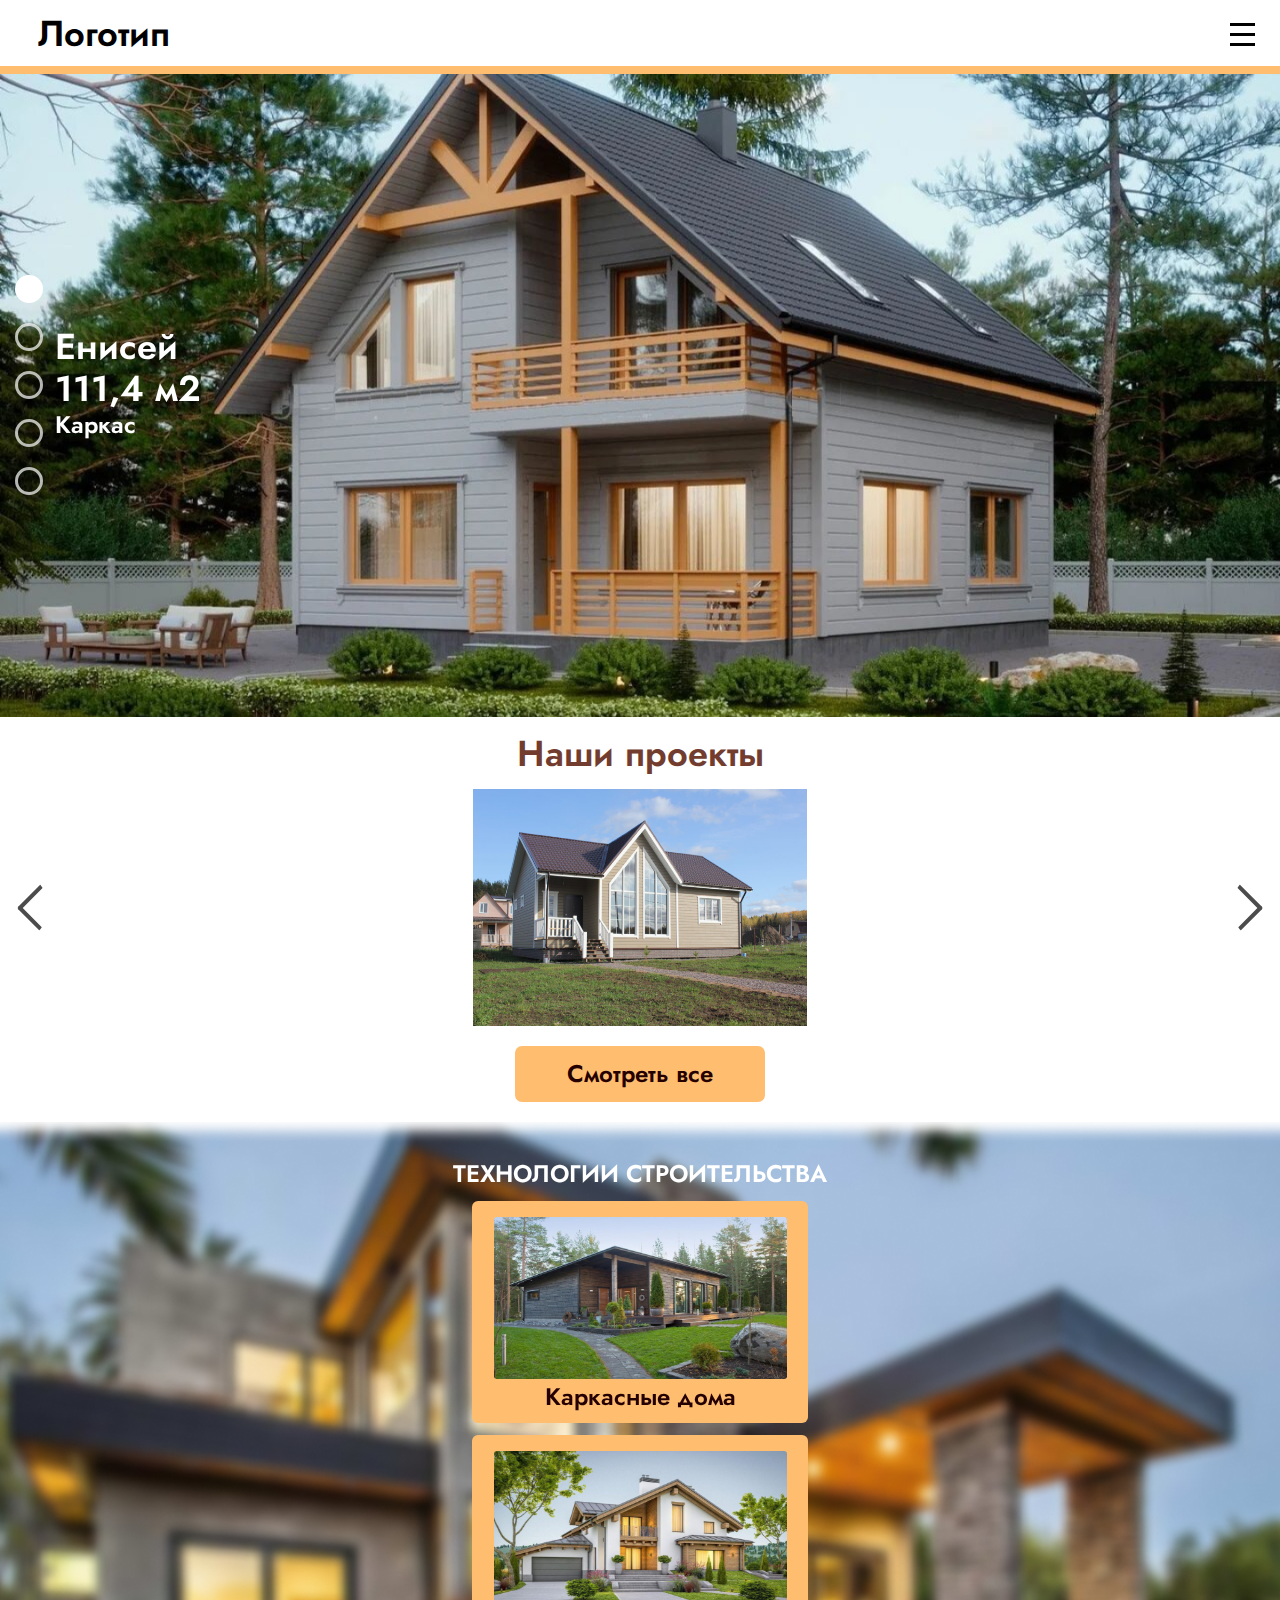
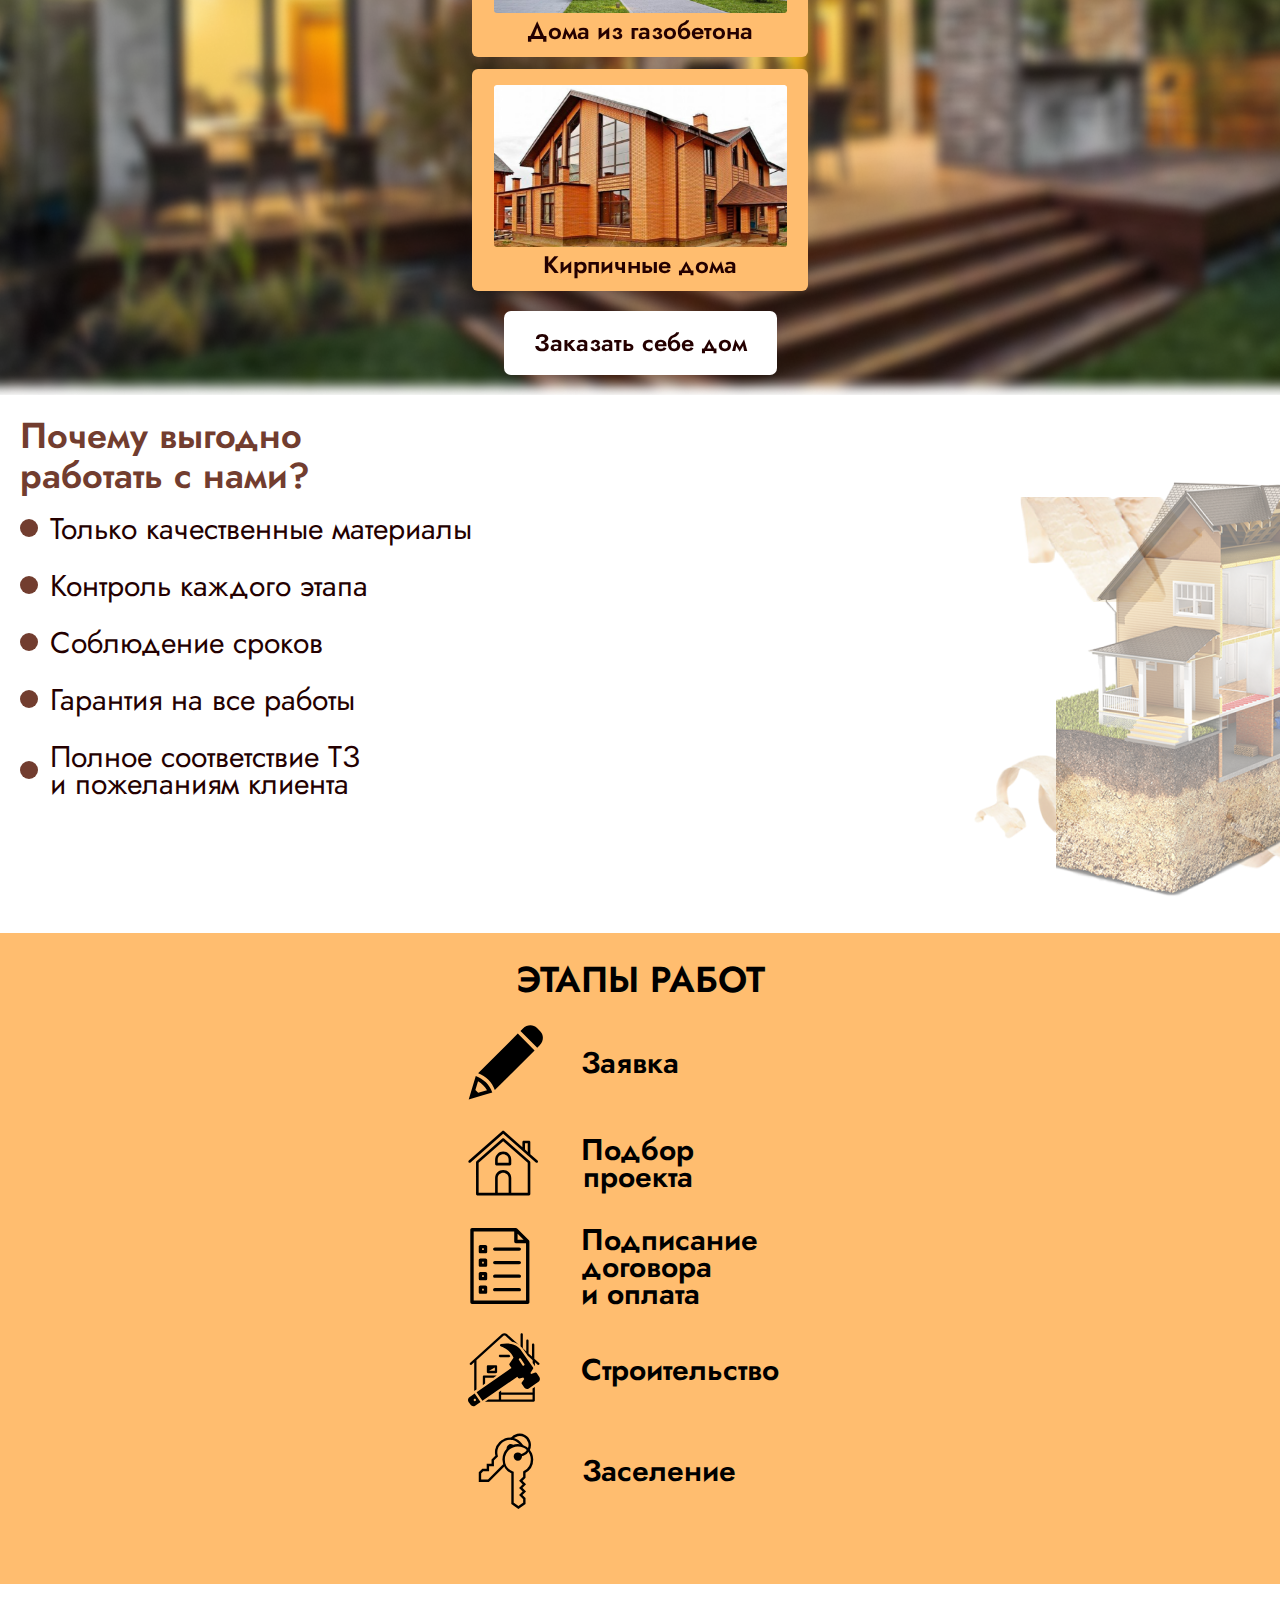
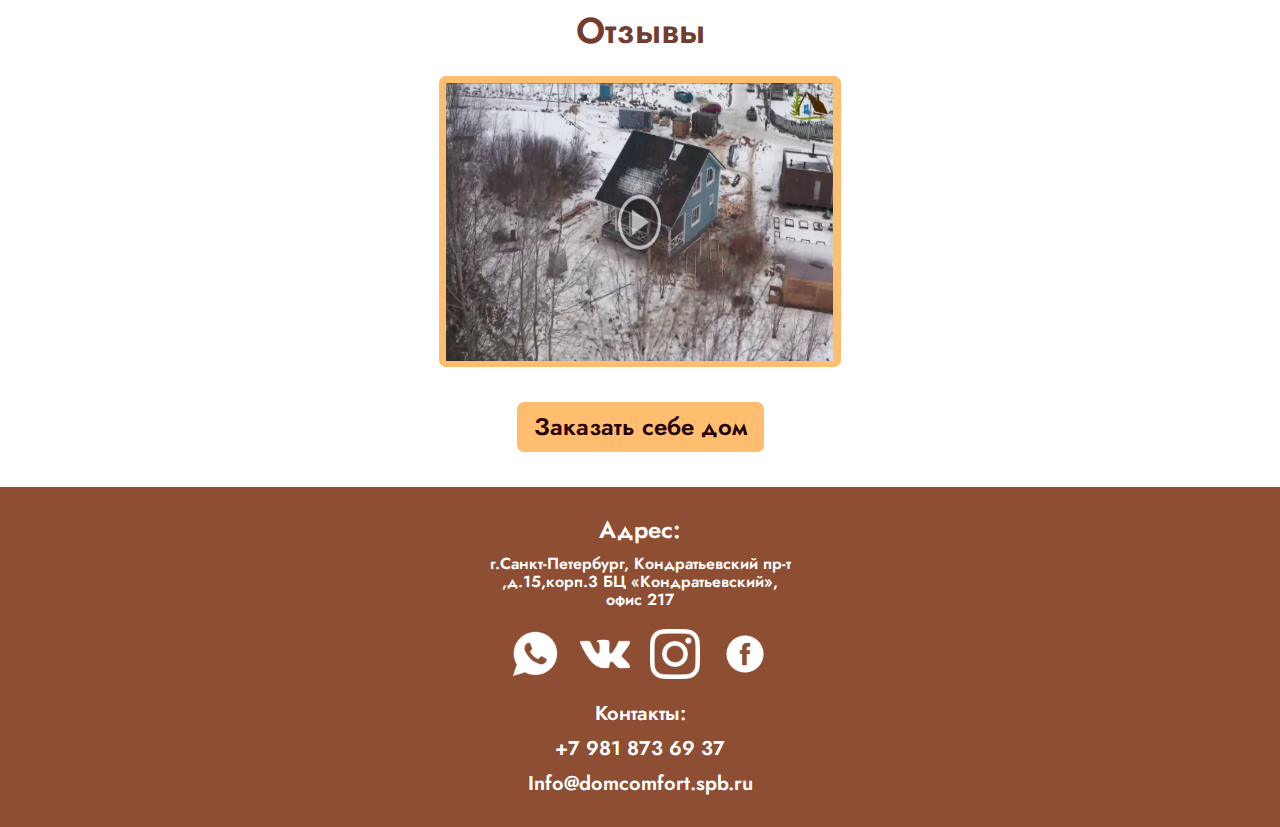
<file: index.html>
<!doctype html>
<html lang="en">
<head>
    <meta charset="UTF-8">
    <meta name="viewport"
          content="width=device-width, user-scalable=no, initial-scale=1.0, maximum-scale=1.0, minimum-scale=1.0">
    <meta http-equiv="X-UA-Compatible" content="ie=edge">
    <title>title</title>
    <link rel="stylesheet" href="slick/slick.css">
    <link rel="stylesheet" href="slick/slick-theme.css">
    <link rel="stylesheet" href="splide/css/splide.min.css">
    <link rel="stylesheet" href="js/tingle/tingle.css">
    <link rel="stylesheet" href="style/main.css">
</head>
<body>
        <header>
            <nav class="navbar">
                <div class="navbar__menu">
                    <span class="navbar__menu__logo">Логотип</span>
                    <div class="navbar__menu__links">
                        <a href="#" id="1">Проекты</a>
                        <a href="#" id="2">Технологии</a>
                        <a href="#" id="3">Работа с нами</a>
                        <a href="#" id="4">Этапы работ</a>
                        <a href="#" id="5">Отзывы</a>
                        <a href="#" id="6">Контакты</a>
                    </div>
                </div>
                <div class="navbar__contact">
                    <span class="modal3">Связаться с нами</span>
                </div>
                <div class="navbar__burger">
                    <span></span>
                    <span></span>
                    <span></span>
                </div>
            </nav>
            <div class="navbar--mobile" id="nav-mobile">
                <a href="#" id="11">Проекты</a>
                <a href="#" id="22">Технологии</a>
                <a href="#" id="33">Работа с нами</a>
                <a href="#" id="44">Этапы работ</a>
                <a href="#" id="55">Отзывы</a>
                <a href="#" id="66">Контакты</a>
            </div>
            <div class="main-slide" id="slider1">
                <div>
                    <span class="slide--text">Енисей<br>111,4 м2<br><span class="slide--text__min">Каркас</span></span>
                    <img class="slide--item" src="img/slide1.png" alt="slide">
                </div>
                <div>
                    <span class="slide--text">Катунь<br>42,5 м2<br><span class="slide--text__min">Каркас</span></span>
                    <img class="slide--item" src="img/slide2.png" alt="slide">
                </div>
                <div>
                    <span class="slide--text">Волга<br>114,3 м2<br><span class="slide--text__min">Каркас</span></span>
                    <img class="slide--item" src="img/slide3.png" alt="slide">
                </div>
                <div>
                    <span class="slide--text">Днепр<br>107,14 м2<br><span class="slide--text__min">Каркас</span></span>
                    <img class="slide--item" src="img/slide4.png" alt="slide">
                </div>
                <div>
                    <span class="slide--text">Алтай<br>145,4 м2<br><span class="slide--text__min">Каркас</span></span>
                    <img class="slide--item" src="img/slide5.png" alt="slide">
                </div>
            </div>
            <div class="arrow">
                <span id="scroll"></span>
            </div>
        </header>
        <main>
            <section class="projects" id="projects">
                <p>Наши проекты</p>
                <div class="splide">
                    <div class="splide__track">
                        <ul class="splide__list">
                            <li class="splide__slide"><img class="slides" src="img/slider2_1.png" alt="slide"></li>
                            <li class="splide__slide"><img class="slides" src="img/slider2_2.png" alt="slide"></li>
                            <li class="splide__slide"><img class="slides" src="img/slider2_3.png" alt="slide"></li>
                        </ul>
                    </div>
                </div>
                <a href="#">Смотреть все</a>
            </section>
            <section class="technology" id="technology">
                <p>ТЕХНОЛОГИИ СТРОИТЕЛЬСТВА</p>
                <div class="technology__content">
                    <div class="technology__content__item">
                        <img src="img/technology1.png" alt="item">
                        <p>Каркасные дома</p>
                    </div>
                    <div class="technology__content__item">
                        <img src="img/technology2.png" alt="item">
                        <p>Дома из газобетона</p>
                    </div>
                    <div class="technology__content__item">
                        <img src="img/technology3.png" alt="item">
                        <p>Кирпичные дома</p>
                    </div>
                </div>
                <span class="modal">Заказать себе дом</span>
            </section>
            <section class="why" id="why">
                <p>Почему выгодно<br> работать с нами?</p>
                <div class="why__content">
                    <div class="why__content__item">Только качественные материалы</div>
                    <div class="why__content__item">Контроль каждого этапа</div>
                    <div class="why__content__item">Соблюдение сроков</div>
                    <div class="why__content__item">Гарантия на все работы</div>
                    <div class="why__content__item">Полное соответствие ТЗ <br> и пожеланиям клиента</div>
                </div>
            </section>
            <section class="works" id="works">
                <p class="works__header">ЭТАПЫ РАБОТ</p>
                <div class="works__content">
                    <div class="works__content__item">
                        <img src="img/works1.svg" alt="alt">
                        <p>Заявка</p>
                    </div>
                    <div class="works__content__item">
                        <img src="img/works2.svg" alt="alt">
                        <p>Подбор<br> проекта</p>
                    </div>
                    <div class="works__content__item">
                        <img src="img/works3.svg" alt="alt">
                        <p>Подписание <br> договора <br> и оплата</p>
                    </div>
                    <div class="works__content__item">
                        <img src="img/works4.svg" alt="alt">
                        <p>Строительство</p>
                    </div>
                    <div class="works__content__item">
                        <img src="img/works5.svg" alt="alt">
                        <p>Заселение</p>
                    </div>
                </div>
            </section>
            <section class="response" id="response">
                <p>Отзывы</p>
                <div>
                    <img src="img/response.png" alt="img">
                </div>
                <span class="modal2">Заказать себе дом</span>
            </section>
        </main>
        <footer class="contact-us" id="contact-us">
            <div class="left">
                <p>Адрес:</p>
                <p>г.Санкт-Петербург, Кондратьевский пр-т<br> ,д.15,корп.3 БЦ «Кондратьевский», <br> офис 217</p>
            </div>
            <div class="center">
                <a href="#"><img src="img/footer1.svg" alt="link"></a>
                <a href="#"><img src="img/footer2.svg" alt="link"></a>
                <a href="#"><img src="img/footer3.svg" alt="link"></a>
                <a href="#"><img src="img/footer4.svg" alt="link"></a>
            </div>
            <div class="right">
                <p>Контакты:</p>
                <a href="tel:+79818736937">+7 981 873 69 37</a>
                <a href="mailto:Info@domcomfort.spb.ru">Info@domcomfort.spb.ru</a>
            </div>
        </footer>

    <div id="modal_content" class="modal">
        <form action="#" method="post" class="modal__form">
            <div>
                <label for="FIO"></label>
                <input type="text" id="FIO"  placeholder="Имя">
            </div>
            <div>
                <label for="mail"></label>
                <input type="email" id="mail"  placeholder="E-mail">
            </div>
            <div>
                <label for="phone"></label>
                <input type="tel" id="phone" placeholder="Телефон">
            </div>
            <div>
                <label for="message"></label>
                <input type="text" id="message" placeholder="Комментарий">
            </div>
            <button type="submit">Отправить</button>
        </form>
    </div>
    <script src="js/jquery-3.6.0.js"></script>
    <script src="slick/slick.min.js"></script>
    <script src="splide/js/splide.js"></script>
    <script src="js/tingle/tingle.js"></script>
    <script src="js/script.js"></script>
</body>
</html>
</file>
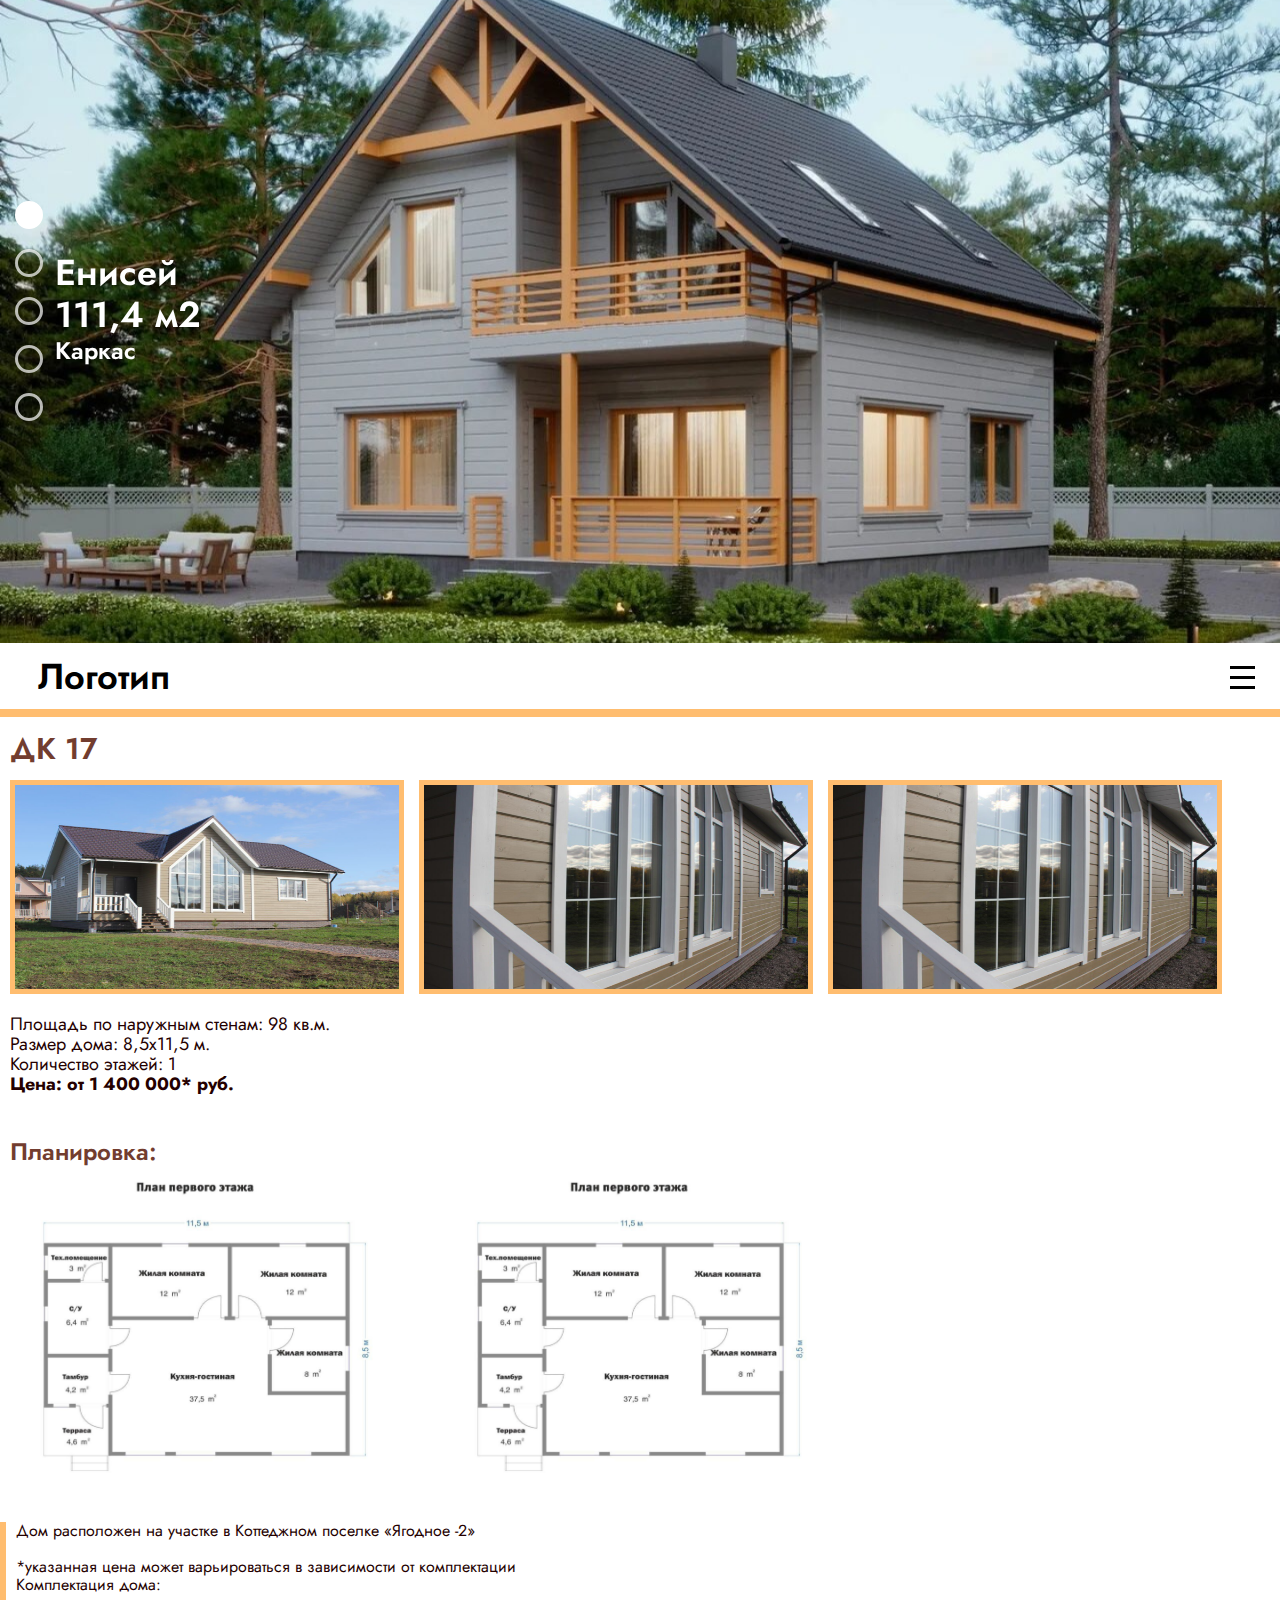
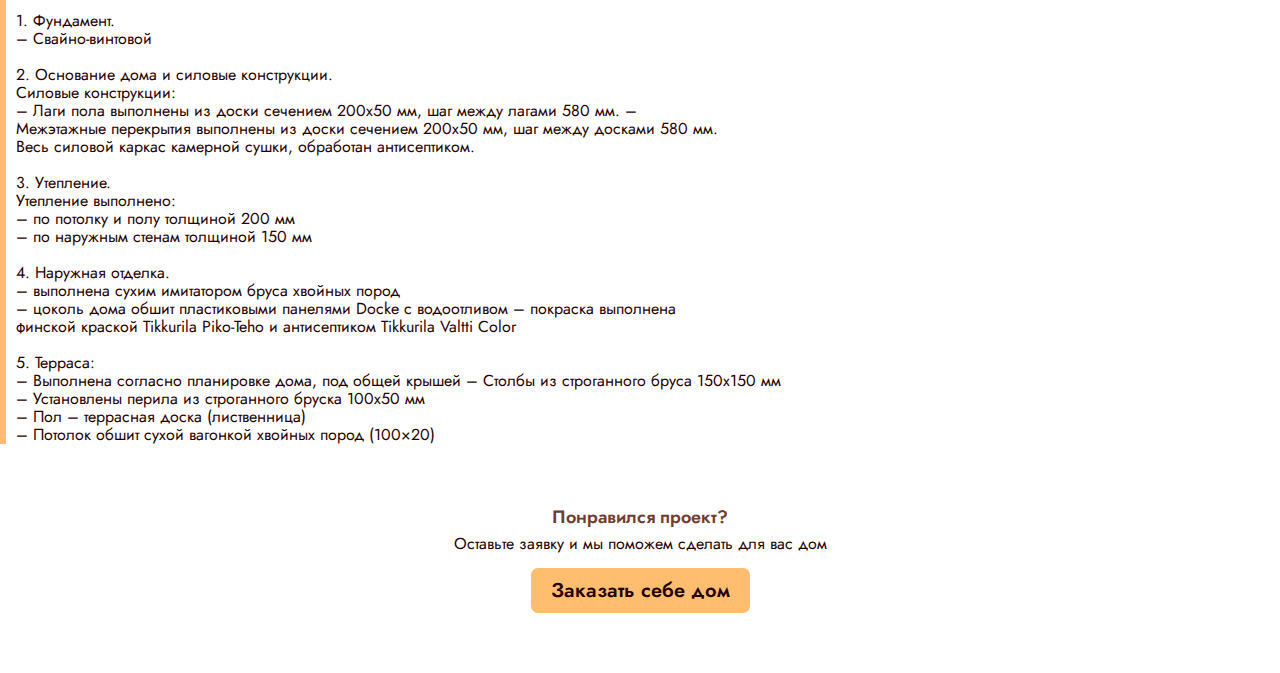
<file: page2.html>
<!doctype html>
<html lang="en">
<head>
    <meta charset="UTF-8">
    <meta name="viewport"
          content="width=device-width, user-scalable=no, initial-scale=1.0, maximum-scale=1.0, minimum-scale=1.0">
    <meta http-equiv="X-UA-Compatible" content="ie=edge">
    <title>title2</title>
    <link rel="stylesheet" href="slick/slick.css">
    <link rel="stylesheet" href="slick/slick-theme.css">
    <link rel="stylesheet" href="js/tingle/tingle.css">
    <link rel="stylesheet" href="style/main.css">
</head>
<body>
<header>
    <div class="main-slide page2" id="slider1">
        <div>
            <span class="slide--text">Енисей<br>111,4 м2<br><span class="slide--text__min">Каркас</span></span>
            <img class="slide--item" src="img/slide1.png" alt="slide">
        </div>
        <div>
            <span class="slide--text">Катунь<br>42,5 м2<br><span class="slide--text__min">Каркас</span></span>
            <img class="slide--item" src="img/slide2.png" alt="slide">
        </div>
        <div>
            <span class="slide--text">Волга<br>114,3 м2<br><span class="slide--text__min">Каркас</span></span>
            <img class="slide--item" src="img/slide3.png" alt="slide">
        </div>
        <div>
            <span class="slide--text">Днепр<br>107,14 м2<br><span class="slide--text__min">Каркас</span></span>
            <img class="slide--item" src="img/slide4.png" alt="slide">
        </div>
        <div>
            <span class="slide--text">Алтай<br>145,4 м2<br><span class="slide--text__min">Каркас</span></span>
            <img class="slide--item" src="img/slide5.png" alt="slide">
        </div>
    </div>
    <nav class="navbar">
        <div class="navbar__menu">
            <span class="navbar__menu__logo">Логотип</span>
            <div class="navbar__menu__links">
                <a href="index.html#projects">Проекты</a>
                <a href="index.html#technology">Технологии</a>
                <a href="index.html#why">Работа с нами</a>
                <a href="index.html#works">Этапы работ</a>
                <a href="index.html#response">Отзывы</a>
                <a href="index.html#contact-us">Контакты</a>
            </div>
        </div>
        <div class="navbar__contact">
            <span class="modal3">Связаться с нами</span>
        </div>
        <div class="navbar__burger">
            <span></span>
            <span></span>
            <span></span>
        </div>
    </nav>
    <div class="navbar--mobile" id="nav-mobile">
        <a href="#" id="11">Проекты</a>
        <a href="#" id="22">Технологии</a>
        <a href="#" id="33">Работа с нами</a>
        <a href="#" id="44">Этапы работ</a>
        <a href="#" id="55">Отзывы</a>
        <a href="#" id="66">Контакты</a>
    </div>
</header>
<main>
    <div class="container">
        <section class="top">
            <p class="top__header">ДК 17</p>
            <div class="top__content">
                <div><img src="img/page2.png" alt="ss"></div>
                <div><img src="img/page22.png" alt="ss"></div>
                <div><img src="img/page22.png" alt="ss"></div>
            </div>
            <div class="top__footer">
                <p>Площадь по наружным стенам: 98 кв.м.</p>
                <p>Размер дома: 8,5x11,5 м.</p>
                <p>Количество этажей: 1</p>
                <span>Цена: от 1 400 000* руб.</span>
            </div>
        </section>

        <section class="plan">
            <p class="plan__header">Планировка:</p>
            <div class="plan__content">
                <div>
                    <img src="img/plan.png" alt="plan">
                </div>
                <div>
                    <img src="img/plan.png" alt="plan">
                </div>
            </div>
        </section>

        <section class="description">
            <p>Дом расположен на участке в Коттеджном поселке «Ягодное -2» <br><br>
                *указанная цена может варьироваться в зависимости от комплектации<br>
                Комплектация дома: <br><br>

                1. Фундамент. <br>
                – Свайно-винтовой <br><br>

                2. Основание дома и силовые конструкции. <br>
                Силовые конструкции:<br>
                – Лаги пола выполнены из доски сечением 200х50 мм, шаг между лагами 580 мм. –<br>
                Межэтажные перекрытия выполнены из доски сечением 200х50 мм, шаг между досками 580 мм.<br>
                Весь силовой каркас камерной сушки, обработан антисептиком.<br><br>

                3. Утепление.<br>
                Утепление выполнено:<br>
                – по потолку и полу толщиной 200 мм<br>
                – по наружным стенам толщиной 150 мм<br><br>

                4. Наружная отделка.<br>
                – выполнена сухим имитатором бруса хвойных пород<br>
                – цоколь дома обшит пластиковыми панелями Docke с водоотливом – покраска выполнена<br>
                финской краской Tikkurila Piko-Teho и антисептиком Tikkurila Valtti Color<br><br>

                5. Терраса:<br>
                – Выполнена согласно планировке дома, под общей крышей – Столбы из строганного бруса 150х150 мм<br>
                – Установлены перила из строганного бруска 100х50 мм<br>
                – Пол – террасная доска (лиственница)<br>
                – Потолок обшит сухой вагонкой хвойных пород (100×20)
            </p>
        </section>

        <section class="footer">
            <p>Понравился проект?</p>
            <p>Оставьте заявку и мы поможем сделать для вас дом</p>
            <span class="modal">Заказать себе дом</span>
        </section>
    </div>
</main>


<div id="modal_content" class="modal">
    <form action="#" method="post" class="modal__form">
        <div>
            <label for="FIO"></label>
            <input type="text" id="FIO"  placeholder="Имя">
        </div>
        <div>
            <label for="mail"></label>
            <input type="email" id="mail"  placeholder="E-mail">
        </div>
        <div>
            <label for="phone"></label>
            <input type="tel" id="phone" placeholder="Телефон">
        </div>
        <div>
            <label for="message"></label>
            <input type="text" id="message" placeholder="Комментарий">
        </div>
        <button type="submit">Отправить</button>
    </form>
</div>
<script src="js/jquery-3.6.0.js"></script>
<script src="slick/slick.min.js"></script>
<script src="js/tingle/tingle.js"></script>
<script src="js/script.js"></script>
</body>
</html>
</file>
<file: js/tingle/tingle.css>
/* ----------------------------------------------------------- */
/* == tingle v0.15.2 */
/* ----------------------------------------------------------- */

.tingle-modal * {
  box-sizing: border-box;
}

.tingle-modal {
  position: fixed;
  top: 0;
  right: 0;
  bottom: 0;
  left: 0;
  z-index: 1000;
  display: flex;
  visibility: hidden;
  flex-direction: column;
  align-items: center;
  overflow: hidden;
  -webkit-overflow-scrolling: touch;
  background: rgba(0, 0, 0, .85);
  opacity: 0;
  user-select: none;
  cursor: pointer;
}

/* confirm and alerts
-------------------------------------------------------------- */

.tingle-modal--confirm .tingle-modal-box {
  text-align: center;
}

/* modal
-------------------------------------------------------------- */

.tingle-modal--noOverlayClose {
  cursor: default;
}

.tingle-modal--noClose .tingle-modal__close {
  display: none;
}

.tingle-modal__close {
  position: fixed;
  top: 2.5rem;
  right: 2.5rem;
  z-index: 1000;
  padding: 0;
  width: 2rem;
  height: 2rem;
  border: none;
  background-color: transparent;
  color: #fff;
  cursor: pointer;
}

.tingle-modal__close svg * {
  fill: currentColor;
}

.tingle-modal__closeLabel {
  display: none;
}

.tingle-modal__close:hover {
  color: #fff;
}

.tingle-modal-box {
  position: relative;
  flex-shrink: 0;
  margin-top: auto;
  margin-bottom: auto;
  width: 60%;
  border-radius: 4px;
  background: #fff;
  opacity: 1;
  cursor: auto;
  will-change: transform, opacity;
}

.tingle-modal-box__content {
  padding: 3rem 3rem;
}

.tingle-modal-box__footer {
  padding: 1.5rem 2rem;
  width: auto;
  border-bottom-right-radius: 4px;
  border-bottom-left-radius: 4px;
  background-color: #f5f5f5;
  cursor: auto;
}

.tingle-modal-box__footer::after {
  display: table;
  clear: both;
  content: "";
}

.tingle-modal-box__footer--sticky {
  position: fixed;
  bottom: -200px; /* TODO : find a better way */
  z-index: 10001;
  opacity: 1;
  transition: bottom .3s ease-in-out .3s;
}

/* state
-------------------------------------------------------------- */

.tingle-enabled {
  position: fixed;
  right: 0;
  left: 0;
  overflow: hidden;
}

.tingle-modal--visible .tingle-modal-box__footer {
  bottom: 0;
}

.tingle-enabled .tingle-content-wrapper {
  filter: blur(8px);
}

.tingle-modal--visible {
  visibility: visible;
  opacity: 1;
}

.tingle-modal--visible .tingle-modal-box {
  animation: scale .2s cubic-bezier(.68, -.55, .265, 1.55) forwards;
}

.tingle-modal--overflow {
  overflow-y: scroll;
  padding-top: 8vh;
}

/* btn
-------------------------------------------------------------- */

.tingle-btn {
  display: inline-block;
  margin: 0 .5rem;
  padding: 1rem 2rem;
  border: none;
  background-color: grey;
  box-shadow: none;
  color: #fff;
  vertical-align: middle;
  text-decoration: none;
  font-size: inherit;
  font-family: inherit;
  line-height: normal;
  cursor: pointer;
  transition: background-color .4s ease;
}

.tingle-btn--primary {
  background-color: #3498db;
}

.tingle-btn--danger {
  background-color: #e74c3c;
}

.tingle-btn--default {
  background-color: #34495e;
}

.tingle-btn--pull-left {
  float: left;
}

.tingle-btn--pull-right {
  float: right;
}

/* responsive
-------------------------------------------------------------- */

@media (max-width : 540px) {
  .tingle-modal {
    top: 0px;
    display: block;
    padding-top: 60px;
    width: 100%;
  }

  .tingle-modal-box {
    width: auto;
    border-radius: 0;
  }

  .tingle-modal-box__content {
    overflow-y: scroll;
  }

  .tingle-modal--noClose {
    top: 0;
  }

  .tingle-modal--noOverlayClose {
    padding-top: 0;
  }

  .tingle-modal-box__footer .tingle-btn {
    display: block;
    float: none;
    margin-bottom: 1rem;
    width: 100%;
  }

  .tingle-modal__close {
    top: 0;
    right: 0;
    left: 0;
    display: block;
    width: 100%;
    height: 60px;
    border: none;
    background-color: #2c3e50;
    box-shadow: none;
    color: #fff;
  }

  .tingle-modal__closeLabel {
    display: inline-block;
    vertical-align: middle;
    font-size: 1.6rem;
    font-family: -apple-system, BlinkMacSystemFont, "Segoe UI", "Roboto", "Oxygen", "Ubuntu", "Cantarell", "Fira Sans", "Droid Sans", "Helvetica Neue", sans-serif;
  }

  .tingle-modal__closeIcon {
    display: inline-block;
    margin-right: .8rem;
    width: 1.6rem;
    vertical-align: middle;
    font-size: 0;
  }
}

@supports (backdrop-filter: blur(12px)) {
  .tingle-modal:before {
    position: fixed;
    top: 0;
    right: 0;
    bottom: 0;
    left: 0;
    content: "";
    backdrop-filter: blur(18px);
    pointer-events: none;
  }

  .tingle-enabled .tingle-content-wrapper {
    filter: none;
  }
}

/* animations
-------------------------------------------------------------- */

@keyframes scale {
  0% {
    opacity: 0;
    transform: scale(.9);
  }
  100% {
    opacity: 1;
    transform: scale(1);
  }
}
</file>
<file: style/main.css>
@font-face {
  font-family: "Jost";
  src: url(../fonts/Jost-Regular.ttf);
  font-weight: normal;
}
@font-face {
  font-family: "Jost";
  src: url(../fonts/Jost-Bold.ttf);
  font-weight: Bold;
}
@font-face {
  font-family: "Jost";
  src: url(../fonts/Jost-SemiBold.ttf);
  font-weight: 600;
}
* {
  margin: 0;
  padding: 0;
}

body {
  overflow-x: hidden;
}

.container {
  width: 1440px;
  margin: 0 auto;
  padding: 0 40px;
}

header {
  position: relative;
}

.navbar--mobile {
  display: none;
}

.navbar {
  border-bottom: 8px solid #FFBD6F;
  height: 66px;
  width: 100%;
  display: flex;
  flex-direction: row;
  align-items: center;
  justify-content: space-between;
}
.navbar__contact span {
  padding: 6px 20px;
  background: #FFBD6F;
  text-decoration: none;
  margin-right: 40px;
  font-family: Jost, sans-serif;
  font-style: normal;
  font-weight: bold;
  font-size: 16px;
  line-height: 23px;
  color: #240000;
  border-radius: 6px;
  transition: background 0.3s;
}
.navbar__contact span:hover {
  cursor: pointer;
  background: #f8a13a;
}
.navbar__menu {
  display: flex;
  align-items: center;
  margin-left: 40px;
}
.navbar__menu__logo {
  font-family: Jost, sans-serif;
  font-style: normal;
  font-weight: 600;
  font-size: 36px;
  line-height: 52px;
  color: #000000;
}
.navbar__menu__links {
  margin-left: 95px;
}
.navbar__menu__links a {
  margin-right: 40px;
  font-family: Jost, sans-serif;
  font-style: normal;
  font-weight: normal;
  font-size: 24px;
  line-height: 35px;
  color: #8e4e33;
  text-decoration: none;
  transition: color 0.3s;
}
.navbar__menu__links a:hover {
  color: black;
}

header .slick-dotted.slick-slider {
  margin-bottom: 0;
}
header .main-slide {
  width: 100%;
}
header .slick-dots {
  display: flex;
  flex-direction: column;
  left: 35px;
  top: calc(50% - 130px);
  width: auto;
  height: auto;
}
header .slick-dots li {
  width: 28px;
  height: 28px;
  margin-bottom: 20px;
}
header .slick-dots li button {
  width: 28px;
  height: 28px;
}
header .slick-dots li button:before {
  opacity: 0.7;
  box-sizing: border-box;
  width: 28px;
  height: 28px;
  background-color: transparent;
  border: 3px solid #FFFFFF;
  content: "";
  border-radius: 50px;
  transition: opacity 0.2s;
}
header .slick-dots li button:before:hover {
  opacity: 1;
}
header .slick-dots li.slick-active button:before {
  background-color: white;
  opacity: 1;
}
header .main-slide {
  margin-bottom: 0;
}
header .main-slide .slick-list .slick-track .slick-slide .slide--item {
  width: 100%;
}
header .slide--text {
  position: absolute;
  left: 115px;
  top: calc(50% - 120px);
  font-family: Jost, sans-serif;
  font-style: normal;
  font-weight: 600;
  font-size: 64px;
  line-height: 74px;
  color: #FFFFFF;
  z-index: 1;
}
header .slide--text__min {
  position: absolute;
  bottom: -48px;
  font-family: Jost, sans-serif;
  font-style: normal;
  font-weight: 600;
  font-size: 48px;
  line-height: 42px;
  color: #FFFFFF;
}
header .arrow {
  position: absolute;
  bottom: 30px;
  width: 100%;
  display: flex;
  flex-direction: column;
  align-items: center;
}
header .arrow span {
  padding: 20px;
  cursor: pointer;
  width: 68px;
  height: 36px;
  background: url("../img/scroll.svg") center center no-repeat;
  transition: transform 0.3s;
}
header .arrow span:hover {
  transform: translateY(15px);
}

.projects {
  display: flex;
  flex-direction: column;
  align-items: center;
}
.projects p {
  font-family: Jost, sans-serif;
  font-style: normal;
  font-weight: 600;
  font-size: 64px;
  line-height: 92px;
  color: #723D2F;
  margin: 42px 0;
}
.projects a {
  margin: 53px 0;
  padding: 18px 21px;
  background: #FFBD6F;
  border-radius: 7px;
  text-decoration: none;
  font-family: Jost, sans-serif;
  font-style: normal;
  font-weight: 600;
  font-size: 24px;
  line-height: 28px;
  text-align: center;
  color: #240000;
  transition: background 0.3s;
}
.projects a:hover {
  background: #f8a13a;
}

.splide {
  width: 100%;
  height: 442px;
}
.splide__list .splide__slide {
  filter: blur(6px);
  transition: filter 0.3s;
}
.splide__list .splide__slide img {
  height: 395px;
  width: 615px;
}
.splide__list li.is-active {
  filter: none;
}
.splide__list li.is-active img {
  height: 442px;
  width: 693px;
}
.splide__list li {
  display: flex;
  flex-direction: column;
  align-items: center;
  justify-content: center;
}

.splide__arrow--next {
  right: 320px;
  width: 30px;
  height: 54px;
  background: url("../img/next.svg");
}
.splide__arrow--next svg {
  display: none;
}

.splide__arrow--prev {
  width: 30px;
  height: 54px;
  background: url("../img/prev.svg");
  left: 320px;
}
.splide__arrow--prev svg {
  display: none;
}

.technology {
  display: flex;
  flex-direction: column;
  align-items: center;
  background: url("../img/technology.png");
  background-size: 100% 100%;
  backdrop-filter: blur(12px);
}
.technology p {
  margin-top: 55px;
  margin-bottom: 52px;
  font-family: Jost, sans-serif;
  font-style: normal;
  font-weight: 600;
  font-size: 48px;
  line-height: 69px;
  color: #FFFFFF;
}
.technology__content {
  display: flex;
  flex-direction: row;
  justify-content: center;
}
.technology__content__item {
  cursor: pointer;
  display: flex;
  flex-direction: column;
  align-items: center;
  justify-content: center;
  background: #FFBD6F;
  padding: 26px 21px 20px 21px;
  border-radius: 6px;
  transition: background 0.3s;
  margin-right: 21px;
}
.technology__content__item:hover {
  background: #f8a13a;
}
.technology__content__item img {
  width: 392px;
  height: 252px;
  margin-bottom: 12px;
}
.technology__content__item p {
  font-family: Jost, sans-serif;
  font-style: normal;
  font-weight: 600;
  font-size: 34px;
  line-height: 49px;
  color: #240000;
  margin: 0;
}
.technology__content__item:nth-child(3) {
  margin-right: 0;
}
.technology span {
  text-decoration: none;
  padding: 18px 30px;
  background: #FFFFFF;
  border-radius: 7px;
  font-family: Jost, sans-serif;
  font-style: normal;
  font-weight: 600;
  font-size: 24px;
  line-height: 28px;
  text-align: center;
  color: #240000;
  margin-top: 92px;
  margin-bottom: 71px;
  transition: background 0.3s;
}
.technology span:hover {
  background: #d4d3d3;
  cursor: pointer;
}

.why {
  display: flex;
  flex-direction: column;
  align-items: flex-start;
  padding-left: 90px;
  background: center right url("../img/why.png") no-repeat;
}
.why p {
  margin: 83px 0 67px 0;
  font-family: Jost, sans-serif;
  font-style: normal;
  font-weight: 600;
  font-size: 55px;
  line-height: 61px;
  color: #723D2F;
}
.why__content {
  margin-bottom: 90px;
}
.why__content__item {
  margin-bottom: 44px;
  font-family: Jost, sans-serif;
  font-style: normal;
  font-weight: normal;
  font-size: 48px;
  line-height: 44px;
  color: #240000;
  padding-left: 50px;
  background: center left no-repeat url("../img/why_bg.svg");
}

.works {
  background: #FFBD6F;
  display: flex;
  flex-direction: column;
  align-items: center;
  justify-content: center;
}
.works__header {
  margin: 34px 0 50px 0;
  font-family: Jost, sans-serif;
  font-style: normal;
  font-weight: 600;
  font-size: 48px;
  line-height: 69px;
  color: #000000;
}
.works__content {
  display: flex;
  flex-direction: row;
  justify-content: center;
  margin-bottom: 100px;
}
.works__content__item {
  margin-right: 53px;
  display: flex;
  flex-direction: column;
  align-items: center;
}
.works__content__item p {
  font-family: Jost, sans-serif;
  font-style: normal;
  font-weight: 600;
  font-size: 36px;
  line-height: 33px;
  text-align: center;
  color: #000000;
}
.works__content__item:nth-last-child(1) {
  margin-right: 0;
}
.works__content__item:nth-child(1) p {
  margin-top: 37.2px;
}
.works__content__item:nth-child(1) img {
  margin-top: 28px;
  width: 101px;
  height: 101px;
}
.works__content__item:nth-child(2) p {
  margin-top: 35.6px;
}
.works__content__item:nth-child(2) img {
  margin-top: 5px;
  width: 136px;
  height: 126px;
}
.works__content__item:nth-child(3) p {
  margin-top: 35px;
}
.works__content__item:nth-child(3) img {
  margin-top: 13px;
  width: 92px;
  height: 119px;
}
.works__content__item:nth-child(4) p {
  margin-top: 39px;
}
.works__content__item:nth-child(4) img {
  width: 126px;
  height: 128px;
}
.works__content__item:nth-child(5) p {
  margin-top: 44px;
}
.works__content__item:nth-child(5) img {
  margin-top: 2px;
  width: 87px;
  height: 121px;
}

.response {
  display: flex;
  flex-direction: column;
  align-items: center;
}
.response p {
  margin: 26px 0 38px 0;
  font-family: Jost, sans-serif;
  font-style: normal;
  font-weight: 600;
  font-size: 64px;
  line-height: 92px;
  color: #723D2F;
}
.response div {
  background: #FFBD6F;
  border-radius: 7px;
  padding: 12px;
}
.response span {
  background: #FFBD6F;
  border-radius: 7px;
  margin: 73px 0 110px 0;
  padding: 27px 35px;
  text-decoration: none;
  font-family: Jost, sans-serif;
  font-style: normal;
  font-weight: 600;
  font-size: 40px;
  line-height: 47px;
  color: #240000;
  transition: background 0.3s;
}
.response span:hover {
  background: #f8a13a;
  cursor: pointer;
}

footer {
  height: 164px;
  background: #8E4E33;
  display: flex;
  flex-direction: row;
  justify-content: space-between;
  align-items: center;
  padding: 32px 50px;
  box-sizing: border-box;
}
footer .left p:nth-child(1) {
  margin-bottom: 14px;
  font-family: Jost, sans-serif;
  font-style: normal;
  font-weight: 600;
  font-size: 24px;
  line-height: 22px;
  color: #FFFFFF;
}
footer .left p:nth-child(2) {
  font-family: Jost, sans-serif;
  font-style: normal;
  font-weight: 600;
  font-size: 18px;
  line-height: 16px;
  color: #FFFFFF;
}
footer .right {
  display: flex;
  flex-direction: column;
  align-items: flex-end;
}
footer .right * {
  margin-bottom: 13px;
}
footer .right a:nth-child(3) {
  margin-bottom: 0;
}
footer .right p {
  font-family: Jost, sans-serif;
  font-style: normal;
  font-weight: 600;
  font-size: 24px;
  line-height: 22px;
  color: #FFFFFF;
}
footer .right a {
  text-decoration: none;
  font-family: Jost, sans-serif;
  font-style: normal;
  font-weight: 600;
  font-size: 24px;
  line-height: 22px;
  color: #FFFFFF;
  transition: color 0.3s;
}
footer .right a:hover {
  color: #cacaca;
}
footer .center {
  display: flex;
  flex-direction: row;
  align-items: center;
  justify-content: center;
}
footer .center a {
  margin-right: 20px;
}
footer .center a:nth-last-child(1) {
  margin-right: 0;
}

.tingle-modal .tingle-modal-box {
  background: rgba(0, 0, 0, 0);
}
.tingle-modal .tingle-modal-box__content {
  border: 10px solid #FFBD6F;
  border-radius: 30px;
  background: #FFF;
}
.tingle-modal .tingle-modal-box__content .modal .modal__form {
  display: flex;
  flex-direction: column;
  align-items: center;
  width: 100%;
}
.tingle-modal .tingle-modal-box__content .modal .modal__form div {
  margin-bottom: 20px;
  display: flex;
  flex-direction: column;
  align-items: center;
}
.tingle-modal .tingle-modal-box__content .modal .modal__form div input {
  border: none;
  background-color: transparent;
  border-bottom: 3px solid #f8a13a;
  padding: 10px 20px;
  width: 300px;
  font-family: Jost, sans-serif;
  font-style: normal;
  font-weight: 600;
  font-size: 16px;
  line-height: 20px;
  color: #240000;
}
.tingle-modal .tingle-modal-box__content .modal .modal__form button {
  background: #FFBD6F;
  border: 3px solid #f8a13a;
  padding: 10px 20px;
  margin-top: 20px;
  border-radius: 7px;
  width: 300px;
  font-family: Jost, sans-serif;
  font-style: normal;
  font-weight: 600;
  font-size: 24px;
  line-height: 22px;
  color: #240000;
  transition: background 0.3s;
}
.tingle-modal .tingle-modal-box__content .modal .modal__form button:hover {
  cursor: pointer;
  background: #f8a13a;
}

input::-webkit-input-placeholder {
  font-family: Jost, sans-serif;
  font-style: normal;
  font-weight: 600;
  font-size: 16px;
  line-height: 20px;
  color: #515050;
}

.top {
  display: flex;
  flex-direction: column;
}
.top__header {
  margin-top: 30px;
  font-family: Jost, sans-serif;
  font-style: normal;
  font-weight: 600;
  font-size: 64px;
  line-height: 92px;
  color: #723D2F;
}
.top__content {
  margin-top: 37px;
  display: flex;
  flex-direction: row;
  justify-content: flex-start;
  flex-wrap: wrap;
  margin-bottom: 37px;
}
.top__content div {
  margin-bottom: 37px;
  margin-right: 45px;
  border: 5px solid #FFBD6F;
  box-sizing: content-box;
}
.top__content div img {
  width: 100%;
  height: 100%;
}
.top__footer p {
  font-family: Jost, sans-serif;
  font-style: normal;
  font-weight: normal;
  font-size: 36px;
  line-height: 40px;
  color: #240000;
}
.top__footer span {
  font-family: Jost, sans-serif;
  font-style: normal;
  font-weight: bold;
  font-size: 36px;
  line-height: 40px;
  color: #240000;
}

.plan {
  margin-top: 60px;
}
.plan__header {
  font-family: Jost, sans-serif;
  font-style: normal;
  font-weight: 600;
  font-size: 48px;
  line-height: 69px;
  color: #723D2F;
}
.plan__content {
  margin-top: 37px;
  display: flex;
  flex-direction: row;
  flex-wrap: wrap;
  justify-content: flex-start;
}
.plan__content div {
  margin-bottom: 37px;
  margin-right: 45px;
}

.description {
  border-left: 16px solid #FFBD6F;
  padding-left: 20px;
  margin: 72px 0 30px 0;
}
.description p {
  font-family: Jost, sans-serif;
  font-style: normal;
  font-weight: normal;
  font-size: 24px;
  line-height: 27px;
  color: #240000;
}

.footer {
  margin-top: 82px;
  margin-bottom: 82px;
  display: flex;
  flex-direction: column;
  align-items: center;
}
.footer p:nth-child(1) {
  font-family: Jost, sans-serif;
  font-style: normal;
  font-weight: 600;
  font-size: 64px;
  line-height: 92px;
  color: #723D2F;
  margin-bottom: 15px;
}
.footer p:nth-child(2) {
  margin-bottom: 52px;
  font-family: Jost, sans-serif;
  font-style: normal;
  font-weight: normal;
  font-size: 36px;
  line-height: 40px;
  color: #240000;
}
.footer span {
  background: #FFBD6F;
  padding: 27px 45px;
  border-radius: 7px;
  font-family: Jost, sans-serif;
  font-style: normal;
  font-weight: 600;
  font-size: 40px;
  line-height: 47px;
  color: #240000;
  transition: background 0.3s;
}
.footer span:hover {
  cursor: pointer;
  background: #f8a13a;
}

@media (max-width: 1400px) {
  .navbar {
    z-index: 2;
  }
  .navbar__menu {
    margin-left: 3%;
  }
  .navbar__menu__links {
    display: none;
  }
  .navbar__contact {
    display: none;
  }
  .navbar__burger {
    position: relative;
    width: 25px;
    height: 20px;
    margin-right: 25px;
  }
  .navbar__burger span {
    position: absolute;
    width: 25px;
    height: 3px;
    background-color: #000000;
    opacity: 1;
    transition: all 0.3s ease-in-out;
  }
  .navbar__burger span:nth-child(1) {
    top: 0;
  }
  .navbar__burger span:nth-child(2) {
    top: 10px;
  }
  .navbar__burger span:nth-child(3) {
    top: 20px;
  }
  .navbar__mobile {
    background-color: #FFBD6F;
  }

  .navbar--mobile {
    padding: 0 50px 0 50px;
    background-color: #FFBD6F;
    flex-direction: column;
    align-items: flex-end;
    display: flex;
    height: 0;
    transition: height 0.6s;
  }
  .navbar--mobile a {
    font-family: Jost, sans-serif;
    font-style: normal;
    font-weight: normal;
    font-size: 36px;
    line-height: 52px;
    text-align: right;
    color: #8E4E33;
    text-decoration: none;
    opacity: 0;
    transition: opacity 0.6s;
  }

  .navbar--mobile--active {
    height: 322px;
  }
  .navbar--mobile--active a {
    opacity: 1;
  }

  .navbar__burger--active span:nth-child(1) {
    transform: rotate(45deg);
    top: 10px;
  }
  .navbar__burger--active span:nth-child(2) {
    opacity: 0;
  }
  .navbar__burger--active span:nth-child(3) {
    transform: rotate(-45deg);
    top: 10px;
  }

  #scroll {
    display: none;
  }

  .main-slide {
    height: 462px;
  }

  header .main-slide {
    margin-bottom: 0;
  }
  header .main-slide .slick-list .slick-track .slick-slide {
    display: flex;
    flex-direction: column;
    align-items: center;
  }
  header .main-slide .slick-list .slick-track .slick-slide .slide--item {
    height: 462px;
    width: auto;
  }

  header .slick-dots {
    left: 10px;
  }

  header .slick-dots {
    top: calc(50% - 120px);
  }

  header .slide--text {
    top: calc(50% - 70px);
    left: 55px;
    font-size: 36px;
    line-height: 42px;
  }
  header .slide--text__min {
    font-size: 24px;
    line-height: 28px;
    bottom: -30px;
  }

  header .slick-dots li button {
    height: 25px;
    width: 25px;
  }

  .projects p {
    font-size: 36px;
    line-height: 52px;
    margin: 10px 0;
  }
  .projects a {
    margin: 20px 0;
    width: 250px;
    box-sizing: border-box;
    padding-top: 14px;
    padding-bottom: 14px;
  }

  .splide {
    height: 237px;
  }
  .splide__list .splide__slide {
    width: 334px;
    height: 237px;
  }
  .splide__list .splide__slide img {
    width: 334px;
    height: 237px;
  }
  .splide__list li.is-active img {
    width: 334px;
    height: 237px;
  }

  .splide__arrow--next {
    right: 1.3%;
  }

  .splide__arrow--prev {
    left: 1.3%;
  }

  .technology {
    background-size: 1400px 882px;
    background-position: center;
    background-repeat: no-repeat;
  }
  .technology p {
    font-size: 24px;
    line-height: 35px;
    margin: 34px 0 10px 0;
  }
  .technology__content {
    flex-direction: column;
    align-items: center;
  }
  .technology__content__item {
    width: 336px;
    height: 222px;
    margin-right: 0;
    box-sizing: border-box;
    padding: 18px 22px 10px;
    margin-bottom: 12px;
  }
  .technology__content__item img {
    width: 293px;
    height: 162px;
    margin-bottom: 0;
  }
  .technology__content__item p {
    font-size: 24px;
    line-height: 35px;
    margin: 0;
  }
  .technology__content__item:nth-last-child(1) {
    margin-bottom: 0;
  }
  .technology span {
    margin: 20px 0;
  }

  .why {
    padding-left: 20px;
    background: bottom right url("../img/WhyMobile.png") no-repeat;
  }
  .why p {
    font-size: 36px;
    line-height: 40px;
    margin: 20px 0;
  }
  .why__content {
    margin-bottom: 70px;
  }
  .why__content__item {
    font-size: 30px;
    line-height: 27px;
    padding-left: 30px;
    margin-bottom: 30px;
  }

  .works {
    margin-top: 36px;
  }
  .works__header {
    font-size: 36px;
    line-height: 52px;
    margin: 20px 0;
  }
  .works__content {
    flex-direction: column;
    margin-bottom: 50px;
  }
  .works__content__item {
    margin-bottom: 25px;
    flex-direction: row;
    margin-left: 20px;
  }
  .works__content__item:nth-child(1) img {
    margin-top: 0;
    width: 75px;
    height: 75px;
  }
  .works__content__item:nth-child(1) p {
    margin-top: 0;
    margin-left: 38px;
    font-size: 30px;
    line-height: 27px;
  }
  .works__content__item:nth-child(2) img {
    margin-top: 0;
    width: 70px;
    height: 76px;
  }
  .works__content__item:nth-child(2) p {
    margin-top: 0;
    margin-left: 43px;
    font-size: 30px;
    line-height: 27px;
  }
  .works__content__item:nth-child(3) img {
    margin-top: 0;
    width: 64px;
    height: 76px;
  }
  .works__content__item:nth-child(3) p {
    margin-top: 0;
    margin-left: 49px;
    font-size: 30px;
    line-height: 27px;
    text-align: left;
  }
  .works__content__item:nth-child(4) img {
    margin-top: 0;
    width: 72px;
    height: 76px;
  }
  .works__content__item:nth-child(4) p {
    margin-top: 0;
    margin-left: 41px;
    font-size: 30px;
    line-height: 27px;
  }
  .works__content__item:nth-child(5) img {
    margin-top: 0;
    width: 76px;
    height: 76px;
  }
  .works__content__item:nth-child(5) p {
    margin-top: 0;
    margin-left: 38px;
    font-size: 30px;
    line-height: 27px;
  }

  .response p {
    font-size: 36px;
    line-height: 52px;
    margin: 20px 0;
  }
  .response span {
    font-size: 24px;
    line-height: 28px;
    padding: 11px 17px;
    margin: 35px 0;
  }
  .response div {
    width: 402px;
    height: 291px;
    padding: 7px 7px;
    box-sizing: border-box;
  }
  .response div img {
    width: 387px;
    height: 278px;
  }

  .contact-us {
    flex-direction: column;
    height: auto;
  }
  .contact-us .left * {
    text-align: center;
  }
  .contact-us .left p:nth-child(2) {
    font-size: 16px;
    line-height: 18px;
  }
  .contact-us .center {
    margin: 20px 0;
  }
  .contact-us .center a img {
    width: 50px;
    height: 50px;
  }
  .contact-us .right {
    align-items: center;
  }
  .contact-us .right * {
    font-size: 20px;
    line-height: 22px;
  }

  .page2 {
    height: 350px !important;
  }

  .page2 .slick-list .slick-track .slick-slide .slide--item {
    height: 350px !important;
  }

  .container {
    margin: 0;
    width: 100%;
    padding: 0;
  }

  .top {
    padding: 0 10px;
  }
  .top__header {
    font-size: 30px;
    line-height: 43px;
    margin-top: 10px;
  }
  .top__content {
    margin-top: 10px;
    width: auto;
    max-width: 100%;
    margin-bottom: 8px;
  }
  .top__content div {
    width: 394px;
    height: 214px;
    margin-bottom: 12px;
    margin-right: 15px;
    box-sizing: border-box;
    flex-wrap: wrap;
  }
  .top__footer p {
    font-size: 18px;
    line-height: 20px;
  }
  .top__footer span {
    font-size: 18px;
    line-height: 20px;
  }

  .plan {
    margin-top: 40px;
  }
  .plan__header {
    font-size: 24px;
    line-height: 35px;
    margin-left: 10px;
  }
  .plan__content {
    margin-top: 10px;
  }
  .plan__content div {
    margin-bottom: 20px;
    margin-right: 20px;
  }
  .plan__content div img {
    width: 414px;
    height: auto;
  }

  .description {
    margin-top: 25px;
    border-left: 6px solid #FFBD6F;
    padding-left: 10px;
  }
  .description p {
    font-family: Jost, sans-serif;
    font-style: normal;
    font-weight: normal;
    font-size: 16px;
    line-height: 18px;
    color: #240000;
  }

  .footer {
    margin: 60px 0;
    padding: 0 90px;
  }
  .footer p:nth-child(1) {
    font-size: 18px;
    line-height: 26px;
    margin-bottom: 5px;
  }
  .footer p:nth-child(2) {
    font-size: 16px;
    line-height: 18px;
    margin-bottom: 15px;
    text-align: center;
  }
  .footer span {
    font-size: 20px;
    line-height: 23px;
    padding: 11px 20px;
  }
}
@media (max-width: 540px) {
  .tingle-modal__close {
    background: none;
    display: flex;
    flex-direction: row;
    justify-content: flex-end;
    width: 100%;
  }

  .tingle-modal__closeLabel {
    display: none;
  }

  .tingle-modal {
    padding-top: 0;
    display: flex;
  }

  .tingle-modal__closeIcon {
    margin-right: 25px;
    margin-top: 25px;
  }
}
@media (min-width: 920px) and (max-width: 1400px) {
  header .main-slide .slick-list .slick-track .slick-slide .slide--item {
    width: 100%;
    height: 100%;
  }

  .main-slide {
    height: auto;
  }
}
@media (min-width: 700px) and (max-width: 1400px) {
  .page2 {
    height: auto !important;
  }

  .page2 .slick-list .slick-track .slick-slide .slide--item {
    width: 100% !important;
    height: 100% !important;
  }
}

/*# sourceMappingURL=main.css.map */
</file>
